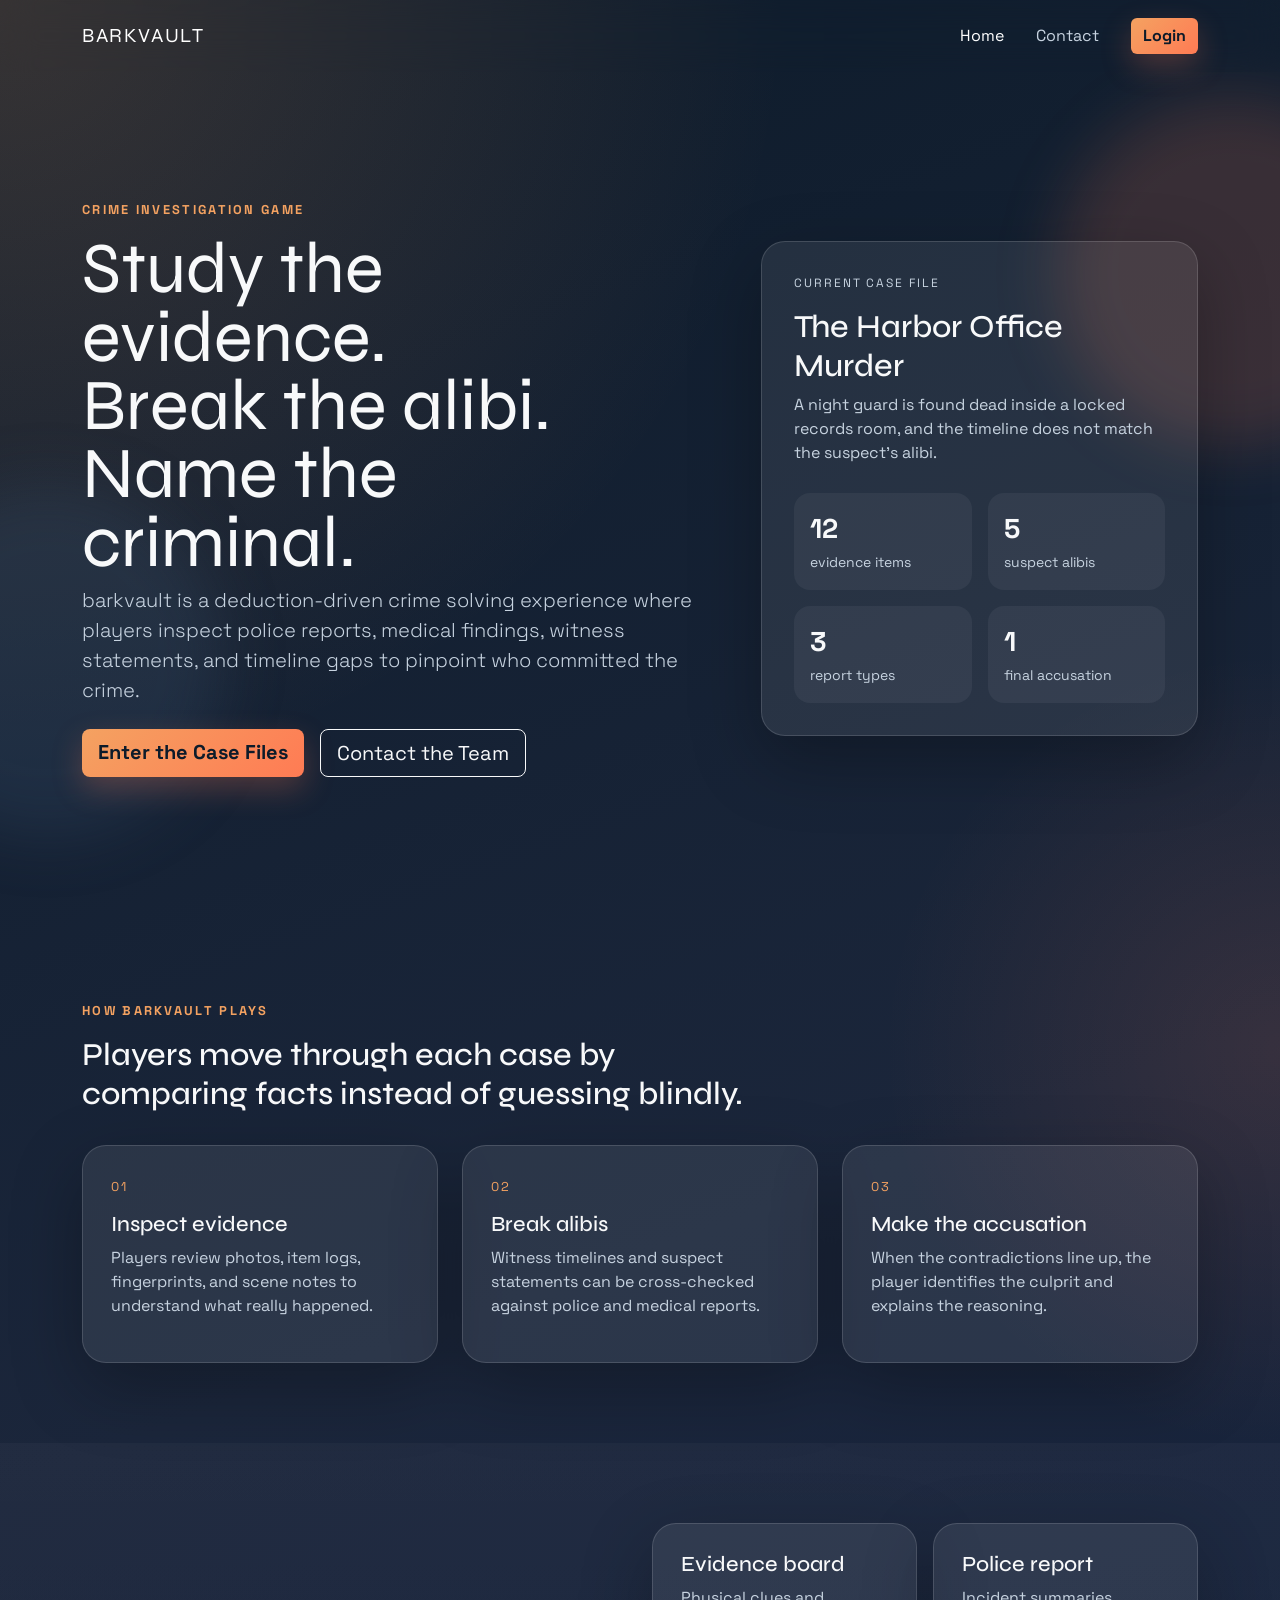
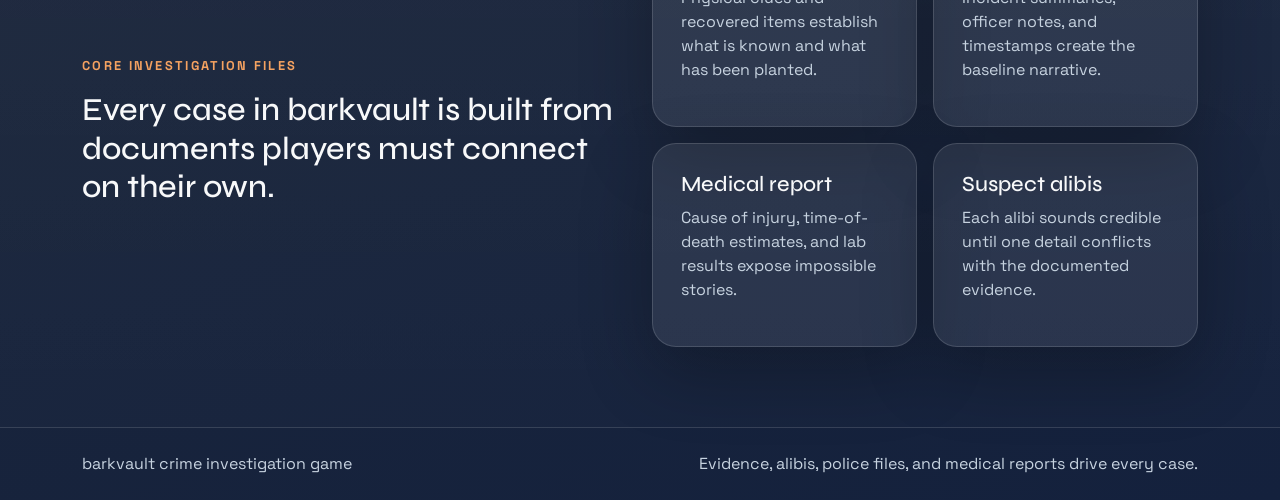
<file: index.html>
<!DOCTYPE html>
<html lang="en">
  <head>
    <meta charset="UTF-8" />
    <meta name="viewport" content="width=device-width, initial-scale=1.0" />
    <title>barkvault | Crime Investigation Game</title>
    <meta
      name="description"
      content="barkvault is a crime investigation game where players review evidence, alibis, and official reports to identify the criminal."
    />
    <link rel="preconnect" href="https://fonts.googleapis.com" />
    <link rel="preconnect" href="https://fonts.gstatic.com" crossorigin />
    <link
      href="https://fonts.googleapis.com/css2?family=Space+Grotesk:wght@400;500;700&family=Syne:wght@500;700;800&display=swap"
      rel="stylesheet"
    />
    <link
      href="https://cdn.jsdelivr.net/npm/bootstrap@5.3.3/dist/css/bootstrap.min.css"
      rel="stylesheet"
      integrity="sha384-QWTKZyjpPEjISv5WaRU9OFeRpok6YctnYmDr5pNlyT2bRjXh0JMhjY6hW+ALEwIH"
      crossorigin="anonymous"
    />
    <link rel="icon" type="image/jpeg" href="images/iconbarkvault.jpg" />
    <link rel="stylesheet" href="css/styles.css" />
  </head>
  <body>
    <div class="site-shell">
      <nav class="navbar navbar-expand-lg navbar-dark py-3">
        <div class="container">
          <a class="navbar-brand brand-mark" href="index.html">
            <span>barkvault</span>
          </a>
          <button
            class="navbar-toggler"
            type="button"
            data-bs-toggle="collapse"
            data-bs-target="#mainNav"
            aria-controls="mainNav"
            aria-expanded="false"
            aria-label="Toggle navigation"
          >
            <span class="navbar-toggler-icon"></span>
          </button>
          <div class="collapse navbar-collapse" id="mainNav">
            <ul class="navbar-nav ms-auto align-items-lg-center gap-lg-3">
              <li class="nav-item"><a class="nav-link active" href="index.html">Home</a></li>
              <li class="nav-item"><a class="nav-link" href="contact.html">Contact</a></li>
              <li class="nav-item">
                <button class="btn btn-signal ms-lg-2" type="button" data-bs-toggle="modal" data-bs-target="#loginModal">
                  Login
                </button>
              </li>
            </ul>
          </div>
        </div>
      </nav>

      <header class="hero-section">
        <div class="container py-5">
          <div class="row align-items-center g-5 py-lg-5">
            <div class="col-lg-7">
              <p class="eyebrow">Crime investigation game</p>
              <h1 class="display-2 hero-title">Study the evidence. Break the alibi. Name the criminal.</h1>
              <p class="lead hero-copy">
                barkvault is a deduction-driven crime solving experience where players inspect police reports,
                medical findings, witness statements, and timeline gaps to pinpoint who committed the crime.
              </p>
              <div class="d-flex flex-column flex-sm-row gap-3 mt-4">
                <a class="btn btn-signal btn-lg" href="#highlights">Enter the Case Files</a>
                <a class="btn btn-outline-light btn-lg" href="contact.html">Contact the Team</a>
              </div>
            </div>
            <div class="col-lg-5">
              <div class="hero-card reveal-up">
                <p class="hero-card-label">Current case file</p>
                <h2 data-case-title>Loading case...</h2>
                <p data-case-summary>
                  Pulling the active investigation from the case model.
                </p>
                <div class="stat-grid">
                  <div>
                    <span data-case-evidence-count>0</span>
                    <small>evidence items</small>
                  </div>
                  <div>
                    <span data-case-suspect-count>0</span>
                    <small>suspect alibis</small>
                  </div>
                  <div>
                    <span data-case-report-count>0</span>
                    <small>report types</small>
                  </div>
                  <div>
                    <span data-case-accusation-count>0</span>
                    <small>final accusation</small>
                  </div>
                </div>
              </div>
            </div>
          </div>
        </div>
      </header>

      <main>
        <section id="highlights" class="section-space">
          <div class="container">
            <div class="section-heading reveal-up">
              <p class="eyebrow">How barkvault plays</p>
              <h2>Players move through each case by comparing facts instead of guessing blindly.</h2>
            </div>
            <div class="row g-4 mt-1">
              <div class="col-md-4 reveal-up">
                <article class="feature-card h-100">
                  <span class="feature-index">01</span>
                  <h3>Inspect evidence</h3>
                  <p>Players review photos, item logs, fingerprints, and scene notes to understand what really happened.</p>
                </article>
              </div>
              <div class="col-md-4 reveal-up">
                <article class="feature-card h-100">
                  <span class="feature-index">02</span>
                  <h3>Break alibis</h3>
                  <p>Witness timelines and suspect statements can be cross-checked against police and medical reports.</p>
                </article>
              </div>
              <div class="col-md-4 reveal-up">
                <article class="feature-card h-100">
                  <span class="feature-index">03</span>
                  <h3>Make the accusation</h3>
                  <p>When the contradictions line up, the player identifies the culprit and explains the reasoning.</p>
                </article>
              </div>
            </div>
          </div>
        </section>

        <section class="section-space alt-panel">
          <div class="container">
            <div class="row g-4 align-items-center">
              <div class="col-lg-6 reveal-up">
                <p class="eyebrow">Core investigation files</p>
                <h2 class="section-title">Every case in barkvault is built from documents players must connect on their own.</h2>
              </div>
              <div class="col-lg-6">
                <div class="row g-3">
                  <div class="col-sm-6 reveal-up">
                    <div class="mini-panel">
                      <h3>Evidence board</h3>
                      <p>Physical clues and recovered items establish what is known and what has been planted.</p>
                    </div>
                  </div>
                  <div class="col-sm-6 reveal-up">
                    <div class="mini-panel">
                      <h3>Police report</h3>
                      <p>Incident summaries, officer notes, and timestamps create the baseline narrative.</p>
                    </div>
                  </div>
                  <div class="col-sm-6 reveal-up">
                    <div class="mini-panel">
                      <h3>Medical report</h3>
                      <p>Cause of injury, time-of-death estimates, and lab results expose impossible stories.</p>
                    </div>
                  </div>
                  <div class="col-sm-6 reveal-up">
                    <div class="mini-panel">
                      <h3>Suspect alibis</h3>
                      <p>Each alibi sounds credible until one detail conflicts with the documented evidence.</p>
                    </div>
                  </div>
                </div>
              </div>
            </div>
          </div>
        </section>
      </main>

      <footer class="site-footer py-4">
        <div class="container d-flex flex-column flex-md-row justify-content-between gap-2">
          <p class="mb-0">barkvault crime investigation game</p>
          <p class="mb-0">Evidence, alibis, police files, and medical reports drive every case.</p>
        </div>
      </footer>
    </div>

    <div class="modal fade" id="loginModal" tabindex="-1" aria-labelledby="loginModalLabel" aria-hidden="true">
      <div class="modal-dialog modal-dialog-centered">
        <div class="modal-content modal-theme">
          <div class="modal-header border-0 pb-0">
            <div>
              <img class="login-modal-icon" src="images/iconbarkvault.jpg" alt="barkvault icon" />
              <p class="eyebrow mb-2">Secure access</p>
              <h2 class="modal-title fs-3" id="loginModalLabel">Enter barkvault</h2>
            </div>
            <button type="button" class="btn-close btn-close-white" data-bs-dismiss="modal" aria-label="Close"></button>
          </div>
          <div class="modal-body pt-2">
            <p class="page-copy mb-4">Sign in to access case files, saved deductions, and suspect boards.</p>
            <form class="needs-validation" novalidate data-form-type="login">
              <div class="row g-3">
                <div class="col-12">
                  <label class="form-label" for="login-username">Username</label>
                  <input class="form-control" id="login-username" type="text" placeholder="Detective handle" required />
                  <div class="invalid-feedback">Please enter your username.</div>
                </div>
                <div class="col-12">
                  <label class="form-label" for="login-password">Password</label>
                  <input class="form-control" id="login-password" type="password" placeholder="Password" required />
                  <div class="invalid-feedback">Please enter your password.</div>
                </div>
                <div class="col-12 d-flex flex-column gap-3">
                  <button class="btn btn-signal btn-lg" type="submit">Login</button>
                  <span class="form-note" data-form-status aria-live="polite"></span>
                </div>
              </div>
            </form>
          </div>
        </div>
      </div>
    </div>

    <script
      src="https://cdn.jsdelivr.net/npm/bootstrap@5.3.3/dist/js/bootstrap.bundle.min.js"
      integrity="sha384-YvpcrYf0tY3lHB60NNkmXc5s9fDVZLESaAA55NDzOxhy9GkcIdslK1eN7N6jIeHz"
      crossorigin="anonymous"
    ></script>
    <script src="js/main.js"></script>
  </body>
</html>
</file>
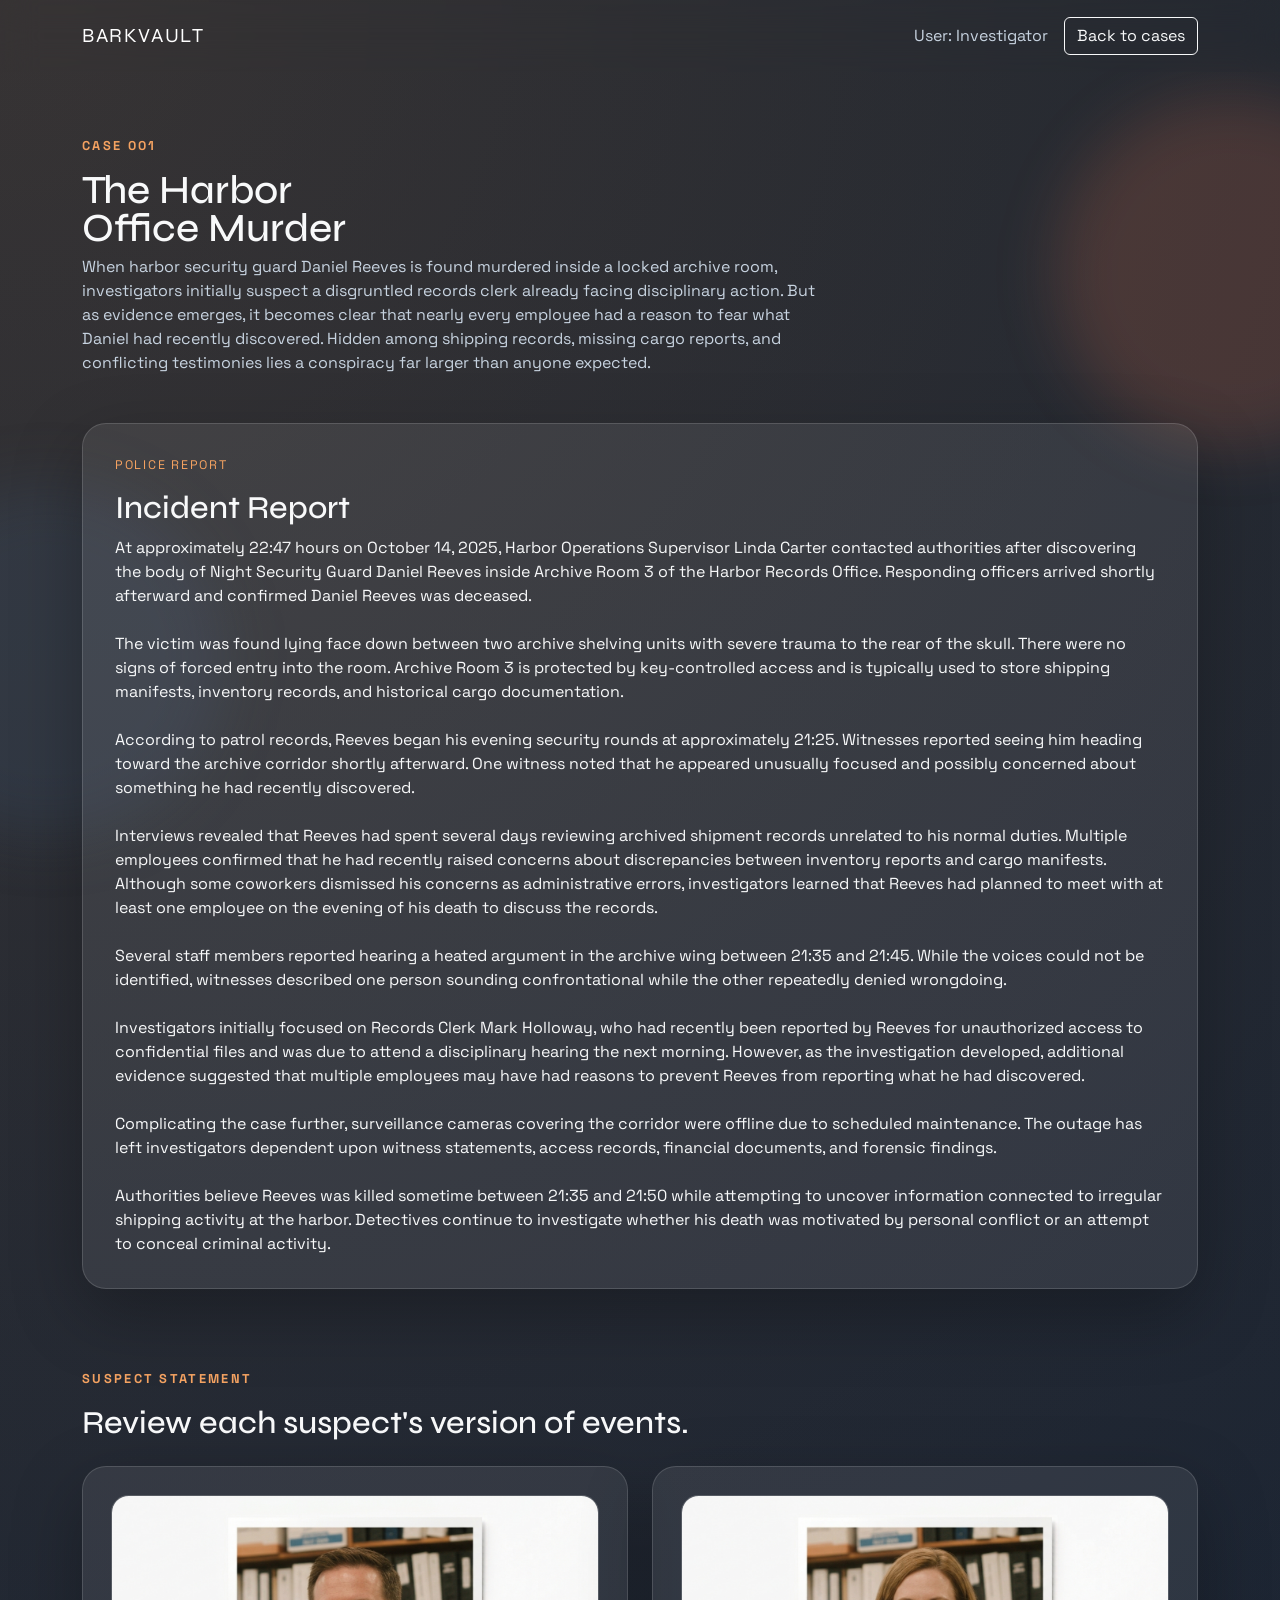
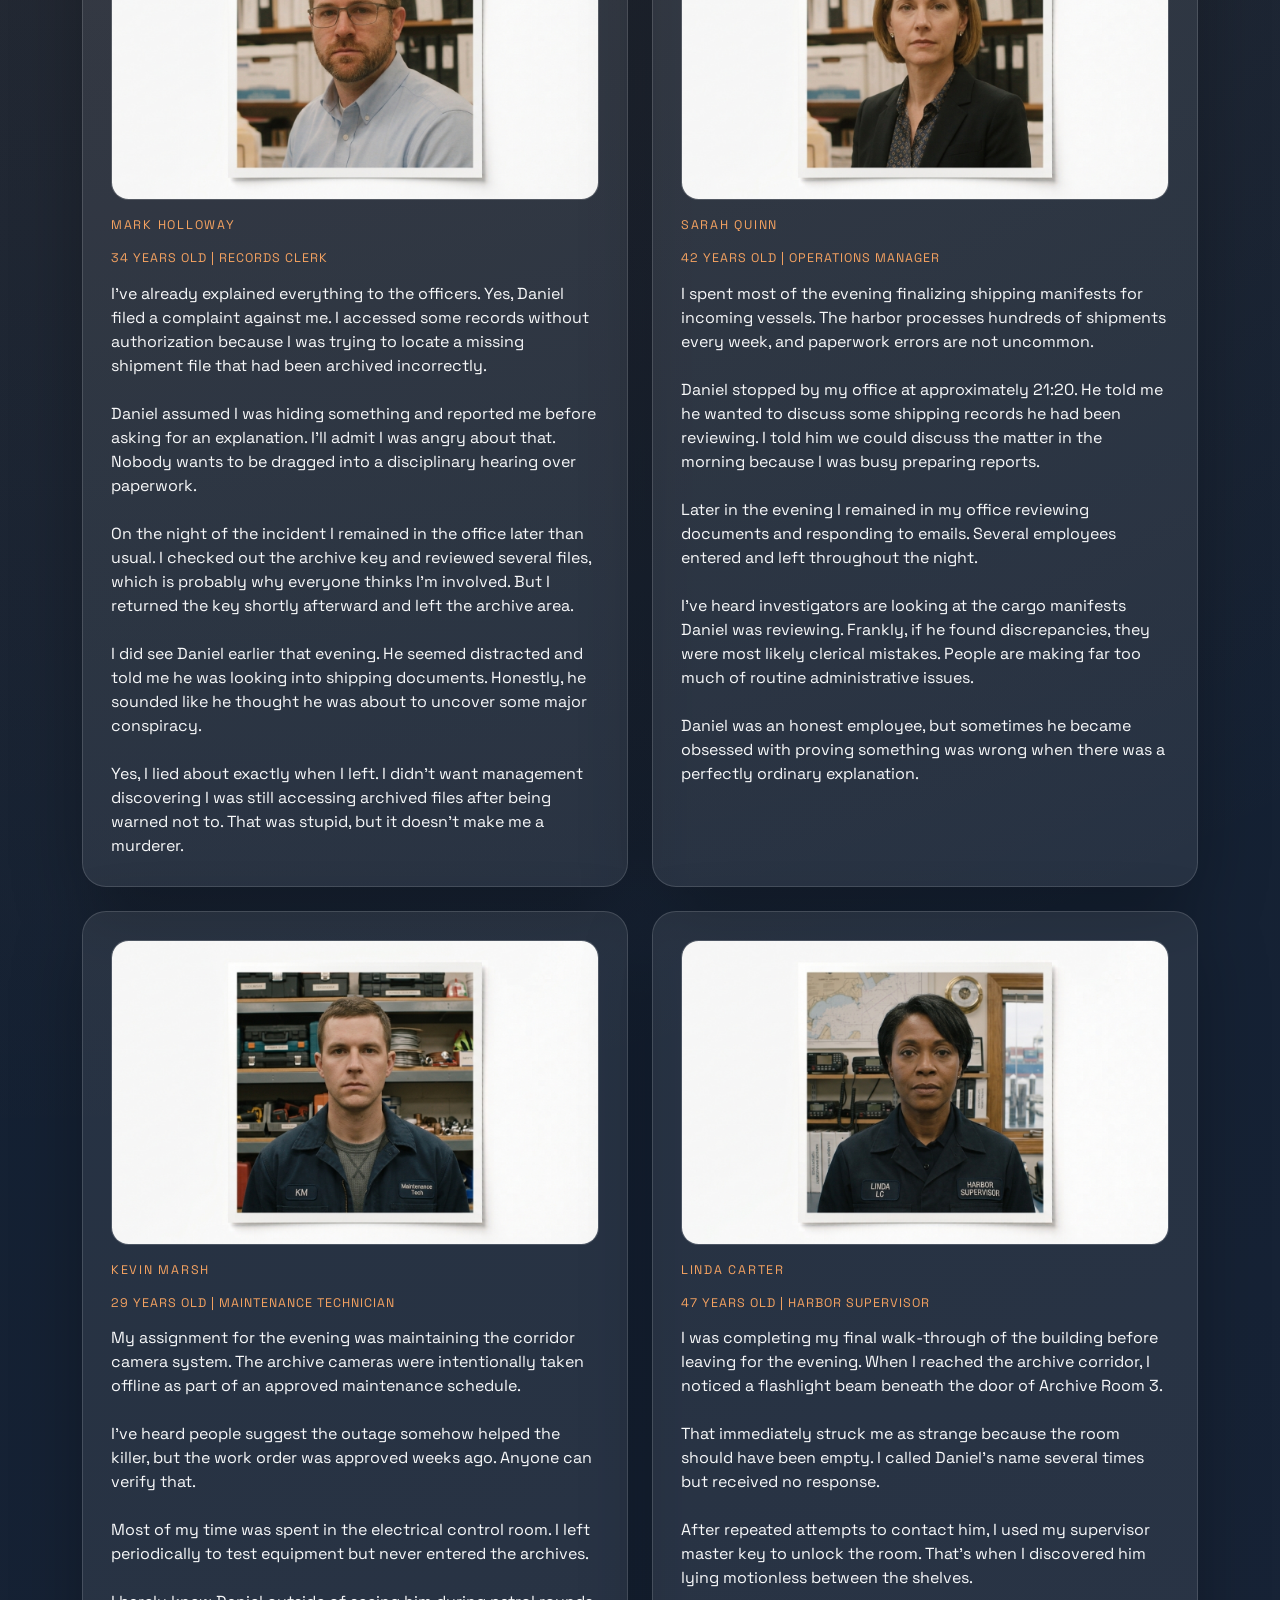
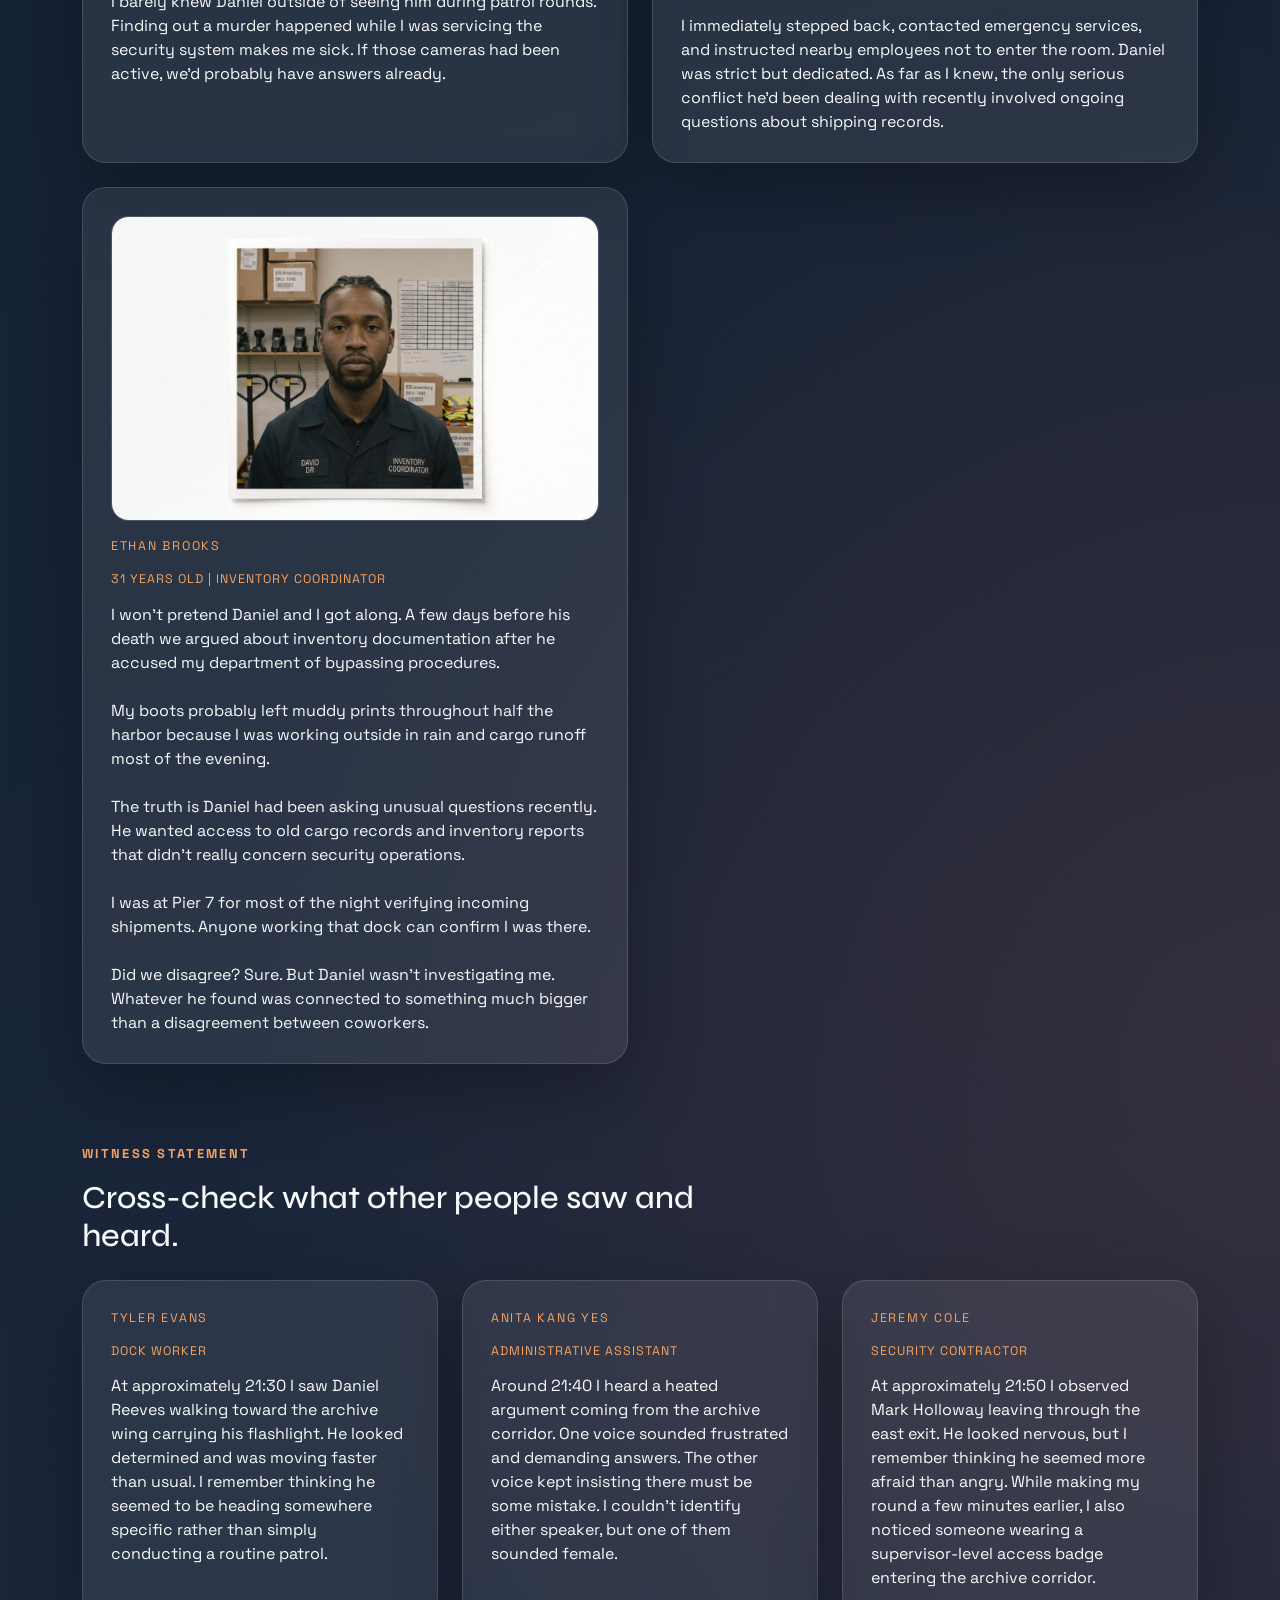
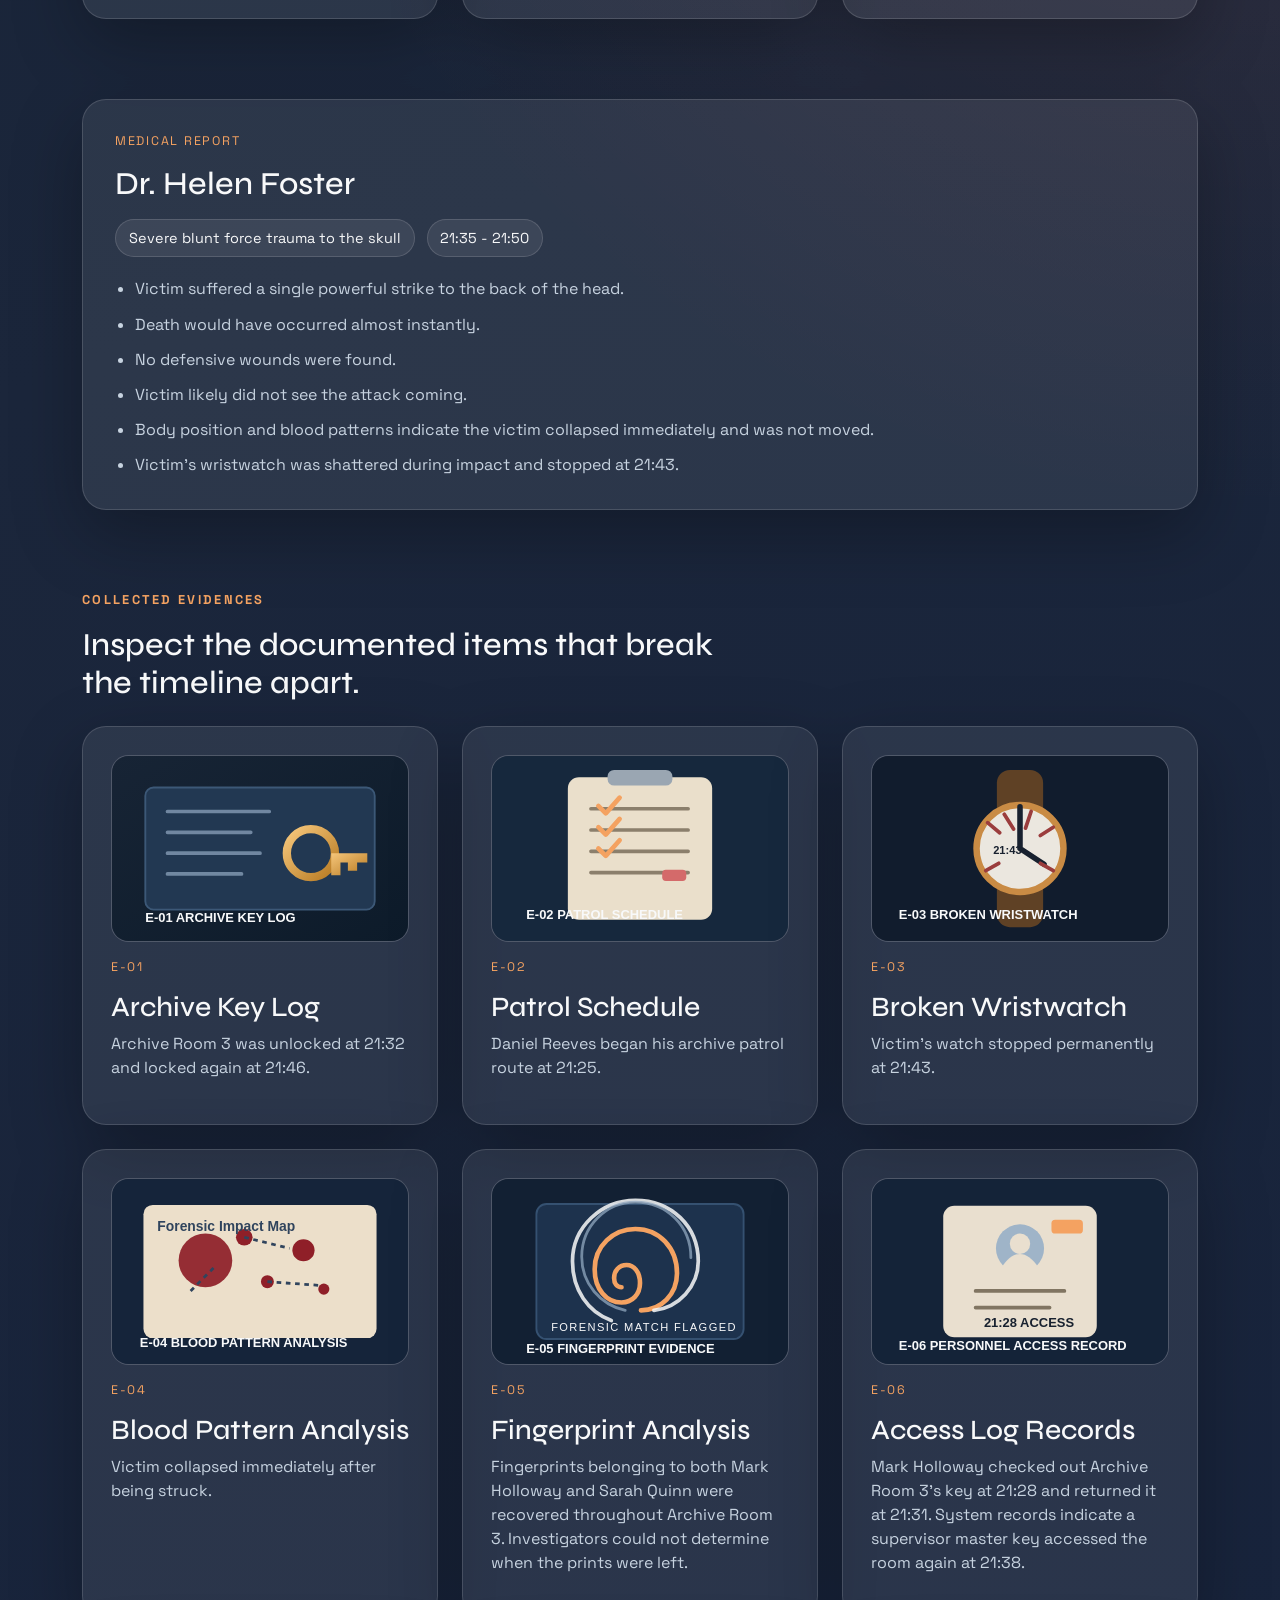
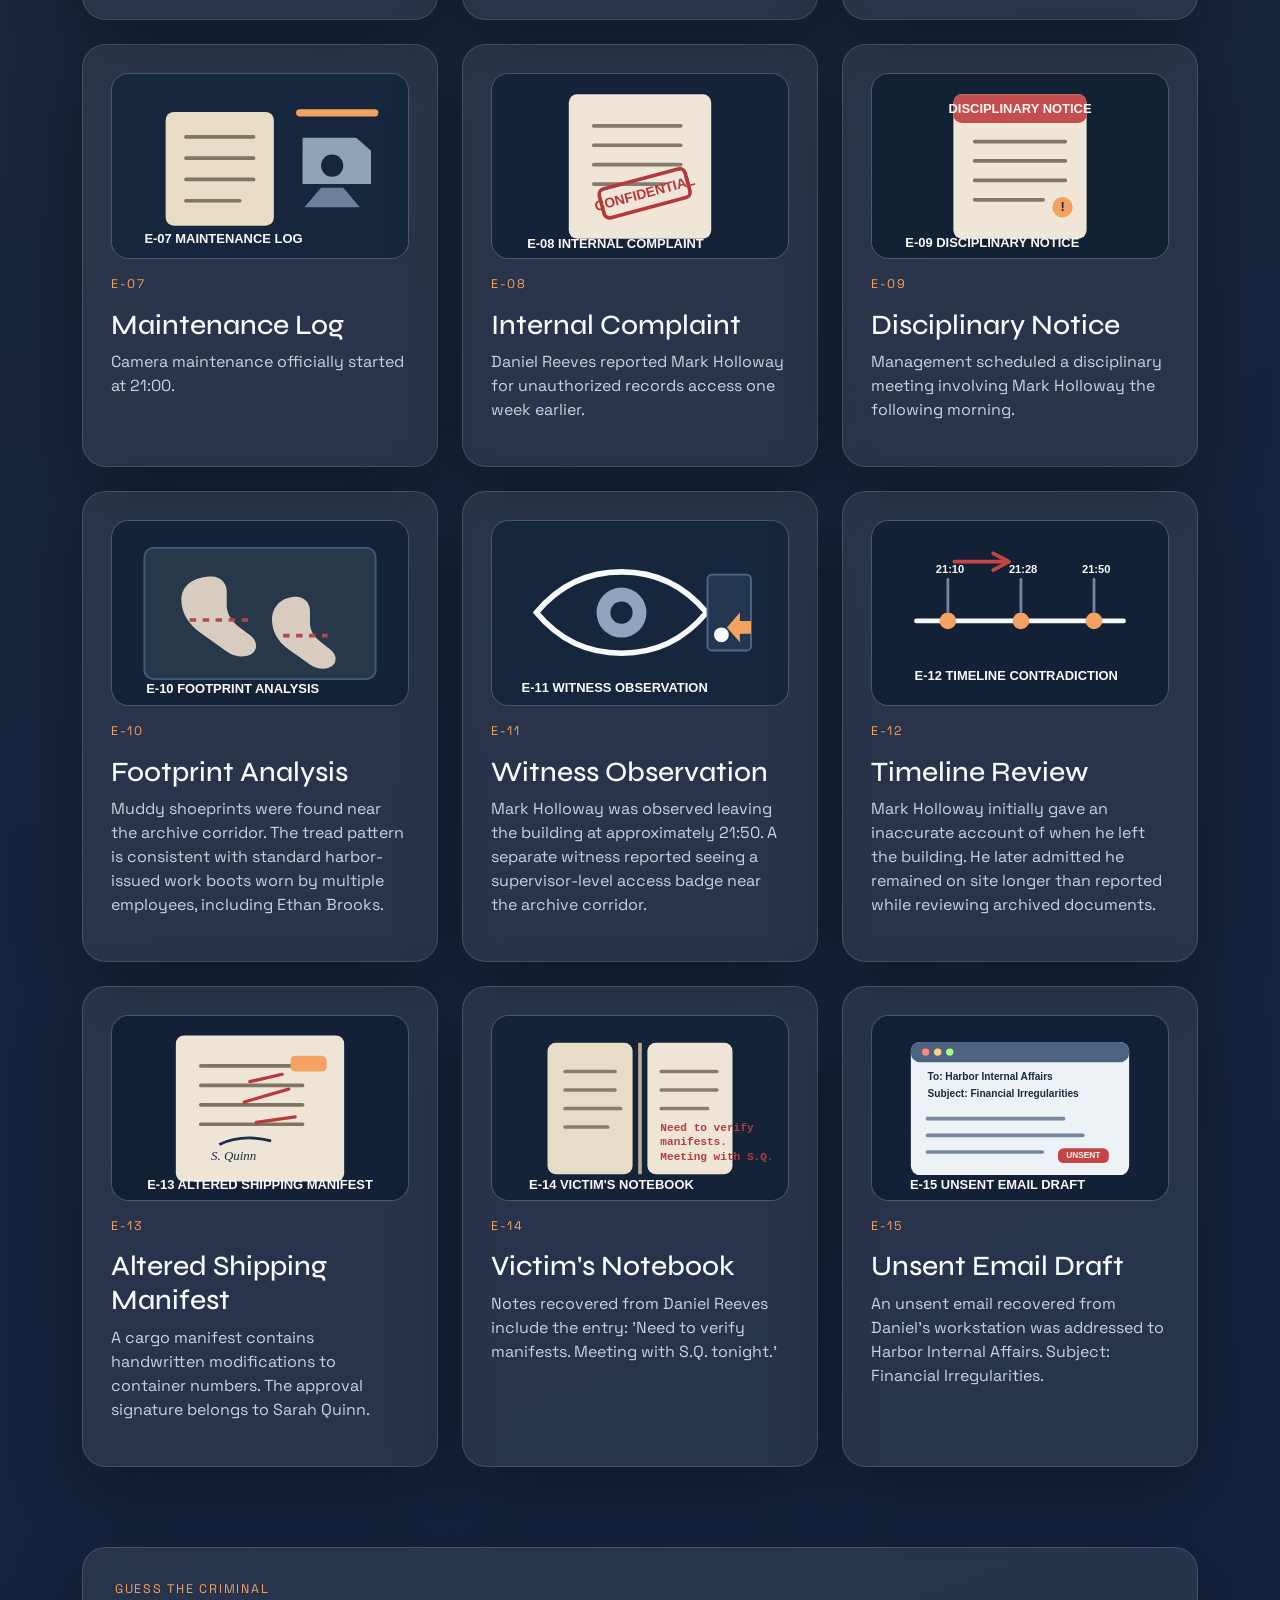
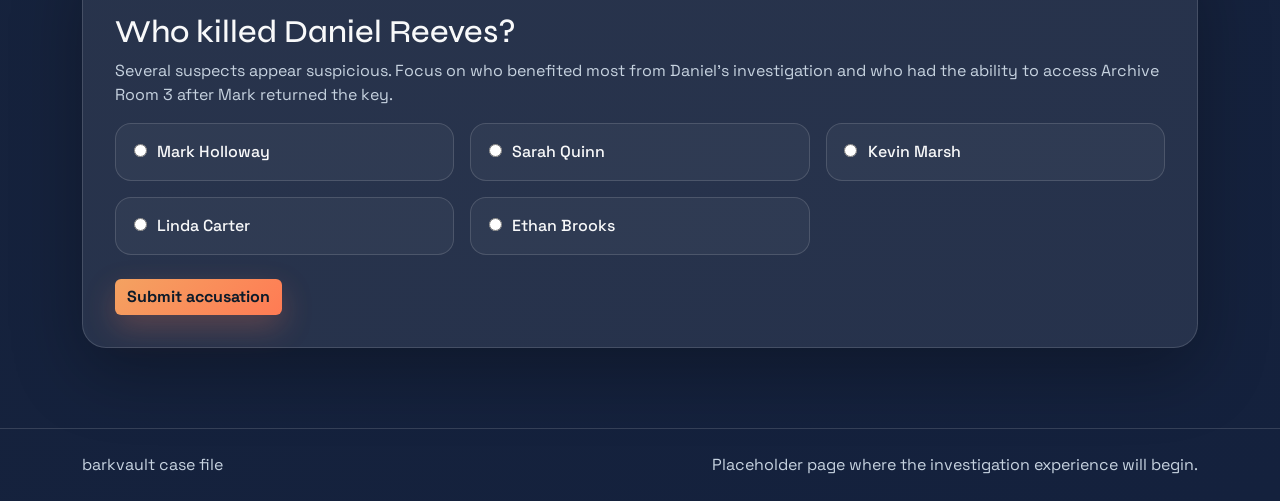
<file: case.html>
<!DOCTYPE html>
<html lang="en">
  <head>
    <meta charset="UTF-8" />
    <meta name="viewport" content="width=device-width, initial-scale=1.0" />
    <title>barkvault | Case File</title>
    <link rel="preconnect" href="https://fonts.googleapis.com" />
    <link rel="preconnect" href="https://fonts.gstatic.com" crossorigin />
    <link
      href="https://fonts.googleapis.com/css2?family=Space+Grotesk:wght@400;500;700&family=Syne:wght@500;700;800&display=swap"
      rel="stylesheet"
    />
    <link
      href="https://cdn.jsdelivr.net/npm/bootstrap@5.3.3/dist/css/bootstrap.min.css"
      rel="stylesheet"
      integrity="sha384-QWTKZyjpPEjISv5WaRU9OFeRpok6YctnYmDr5pNlyT2bRjXh0JMhjY6hW+ALEwIH"
      crossorigin="anonymous"
    />
    <link rel="icon" type="image/jpeg" href="images/iconbarkvault.jpg" />
    <link rel="stylesheet" href="css/styles.css" />
  </head>
  <body>
    <div class="site-shell">
      <nav class="navbar navbar-expand-lg navbar-dark py-3">
        <div class="container">
          <a class="navbar-brand brand-mark" href="landing.html">
            <span>barkvault</span>
          </a>
          <div class="ms-auto d-flex align-items-center gap-3">
            <span class="nav-link mb-0" data-current-user-nav>User: Investigator</span>
            <a class="btn btn-outline-light" href="landing.html">Back to cases</a>
          </div>
        </div>
      </nav>

      <main>
        <section class="page-hero section-space-sm">
          <div class="container">
            <div class="row g-4 align-items-end">
              <div class="col-lg-8 reveal-up is-visible">
                <p class="eyebrow" data-selected-case-id>Case file</p>
                <h1 class="page-title" data-selected-case-title>Loading case...</h1>
                <p class="page-copy" data-selected-case-summary>
                  Pulling the selected investigation from the case model.
                </p>
              </div>
            </div>
          </div>
        </section>

        <section class="section-space pt-0">
          <div class="container">
            <div class="row g-4">
              <div class="col-12 reveal-up is-visible">
                <article class="case-card case-section-card">
                  <p class="case-label">Police report</p>
                  <h2 data-police-report-title>Loading report...</h2>
                  <div class="case-prose" data-police-report-content>
                    Reading the incident report from the case file.
                  </div>
                </article>
              </div>
            </div>
          </div>
        </section>

        <section class="section-space pt-0">
          <div class="container">
            <div class="section-heading reveal-up is-visible mb-4">
              <p class="eyebrow">Suspect statement</p>
              <h2>Review each suspect's version of events.</h2>
            </div>
            <div class="row g-4" data-suspect-statements>
              <div class="col-12 reveal-up is-visible">
                <article class="case-card case-section-card">
                  <h3>Loading suspect statements...</h3>
                </article>
              </div>
            </div>
          </div>
        </section>

        <section class="section-space pt-0">
          <div class="container">
            <div class="section-heading reveal-up is-visible mb-4">
              <p class="eyebrow">Witness statement</p>
              <h2>Cross-check what other people saw and heard.</h2>
            </div>
            <div class="row g-4" data-witness-statements>
              <div class="col-12 reveal-up is-visible">
                <article class="case-card case-section-card">
                  <h3>Loading witness statements...</h3>
                </article>
              </div>
            </div>
          </div>
        </section>

        <section class="section-space pt-0">
          <div class="container">
            <div class="row g-4">
              <div class="col-12 reveal-up is-visible">
                <article class="case-card case-section-card">
                  <p class="case-label">Medical report</p>
                  <h2 data-medical-report-examiner>Loading medical report...</h2>
                  <div class="case-card-meta">
                    <span class="case-chip" data-medical-cause>Cause of death unavailable</span>
                    <span class="case-chip" data-medical-time>Time of death unavailable</span>
                  </div>
                  <ul class="case-list" data-medical-details>
                    <li>Loading forensic details...</li>
                  </ul>
                </article>
              </div>
            </div>
          </div>
        </section>

        <section class="section-space pt-0">
          <div class="container">
            <div class="section-heading reveal-up is-visible mb-4">
              <p class="eyebrow">Collected evidences</p>
              <h2>Inspect the documented items that break the timeline apart.</h2>
            </div>
            <div class="row g-4" data-evidence-list>
              <div class="col-12 reveal-up is-visible">
                <article class="case-card case-section-card">
                  <h3>Loading evidence catalog...</h3>
                </article>
              </div>
            </div>
          </div>
        </section>

        <section class="section-space pt-0">
          <div class="container">
            <div class="row g-4">
              <div class="col-12 reveal-up is-visible">
                <article class="case-card case-section-card">
                  <p class="case-label">Guess the criminal</p>
                  <h2 data-guess-question>Loading accusation prompt...</h2>
                  <p class="page-copy" data-guess-hint>Preparing hint...</p>
                  <form class="guess-form" data-guess-form>
                    <div class="row g-3" data-guess-options>
                      <div class="col-12">
                        <p class="mb-0">Loading suspect options...</p>
                      </div>
                    </div>
                    <div class="d-flex flex-column flex-sm-row gap-3 mt-4 align-items-sm-center">
                      <button class="btn btn-signal" type="submit">Submit accusation</button>
                      <span class="form-note" data-guess-status aria-live="polite"></span>
                    </div>
                  </form>
                </article>
              </div>
            </div>
          </div>
        </section>
      </main>

      <footer class="site-footer py-4">
        <div class="container d-flex flex-column flex-md-row justify-content-between gap-2">
          <p class="mb-0">barkvault case file</p>
          <p class="mb-0">Placeholder page where the investigation experience will begin.</p>
        </div>
      </footer>
    </div>

    <div class="modal fade" id="guessResultModal" tabindex="-1" aria-labelledby="guessResultModalLabel" aria-hidden="true">
      <div class="modal-dialog modal-dialog-centered modal-lg">
        <div class="modal-content modal-theme">
          <div class="modal-header border-0 pb-0">
            <div>
              <p class="eyebrow mb-2">Case result</p>
              <h2 class="modal-title fs-3" id="guessResultModalLabel" data-guess-modal-title>Accusation result</h2>
            </div>
            <button type="button" class="btn-close btn-close-white" data-bs-dismiss="modal" aria-label="Close"></button>
          </div>
          <div class="modal-body pt-2">
            <div class="case-prose page-copy mb-4" data-guess-modal-message>
              Reviewing the accusation against the case file.
            </div>
            <div class="guess-reward-card d-none" data-guess-reward>
              <p class="case-label mb-2">Next case access code</p>
              <div class="guess-reward-code" data-guess-reward-code>LOCKED</div>
              <p class="form-note mb-0 mt-3" data-guess-reward-copy>
                Save this code. It will be used to unlock the next case.
              </p>
            </div>
          </div>
        </div>
      </div>
    </div>

    <script
      src="https://cdn.jsdelivr.net/npm/bootstrap@5.3.3/dist/js/bootstrap.bundle.min.js"
      integrity="sha384-YvpcrYf0tY3lHB60NNkmXc5s9fDVZLESaAA55NDzOxhy9GkcIdslK1eN7N6jIeHz"
      crossorigin="anonymous"
    ></script>
    <script src="js/main.js"></script>
  </body>
</html>
</file>
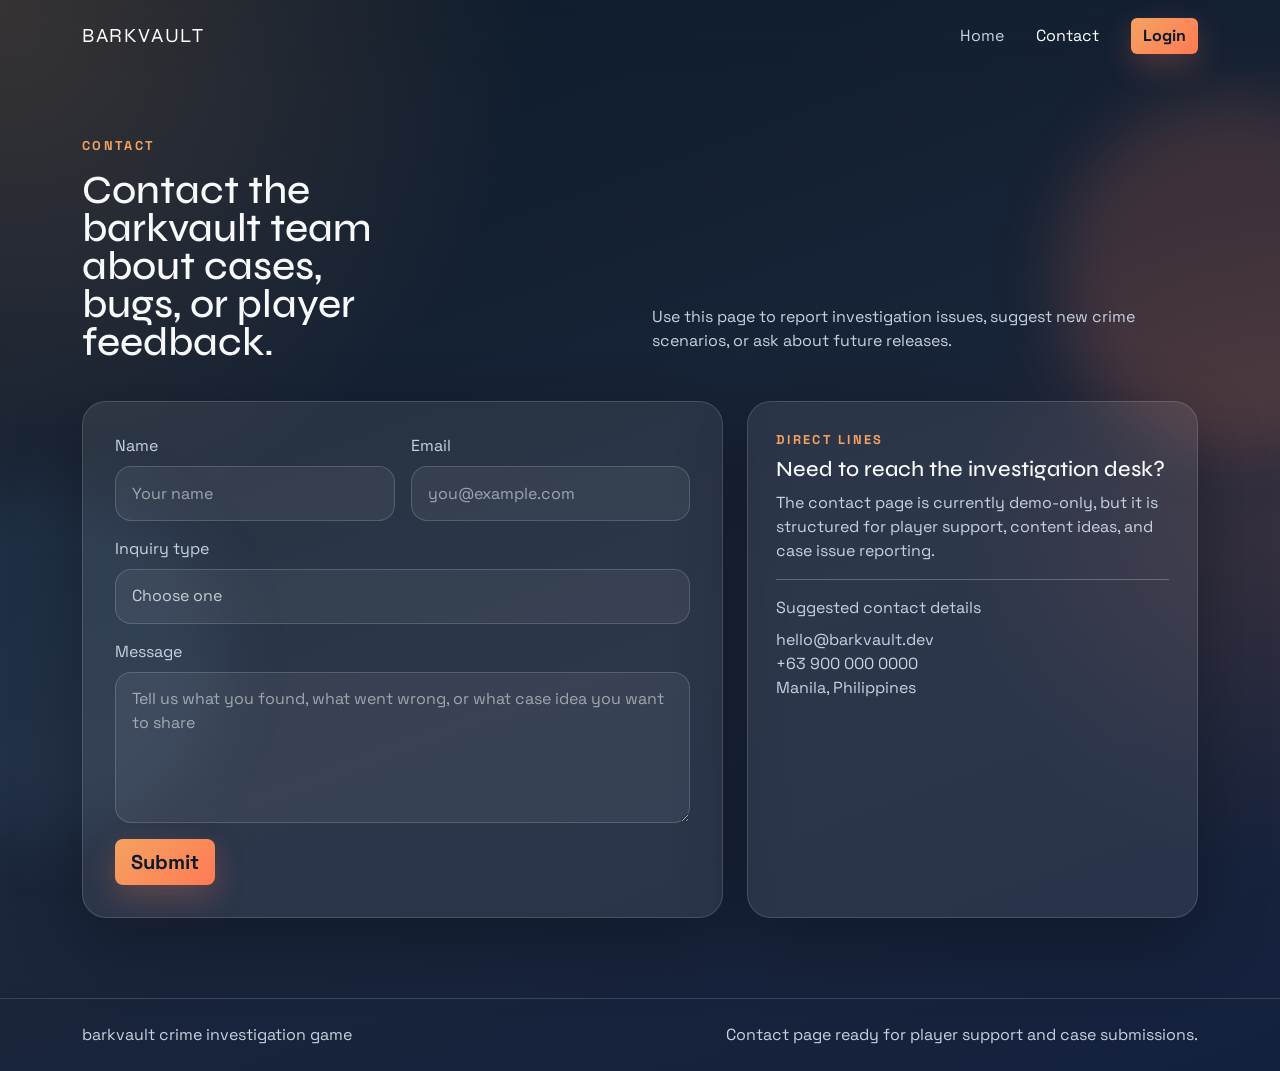
<file: contact.html>
<!DOCTYPE html>
<html lang="en">
  <head>
    <meta charset="UTF-8" />
    <meta name="viewport" content="width=device-width, initial-scale=1.0" />
    <title>Contact | barkvault</title>
    <link rel="preconnect" href="https://fonts.googleapis.com" />
    <link rel="preconnect" href="https://fonts.gstatic.com" crossorigin />
    <link
      href="https://fonts.googleapis.com/css2?family=Space+Grotesk:wght@400;500;700&family=Syne:wght@500;700;800&display=swap"
      rel="stylesheet"
    />
    <link
      href="https://cdn.jsdelivr.net/npm/bootstrap@5.3.3/dist/css/bootstrap.min.css"
      rel="stylesheet"
      integrity="sha384-QWTKZyjpPEjISv5WaRU9OFeRpok6YctnYmDr5pNlyT2bRjXh0JMhjY6hW+ALEwIH"
      crossorigin="anonymous"
    />
    <link rel="icon" type="image/jpeg" href="images/iconbarkvault.jpg" />
    <link rel="stylesheet" href="css/styles.css" />
  </head>
  <body>
    <div class="site-shell">
      <nav class="navbar navbar-expand-lg navbar-dark py-3">
        <div class="container">
          <a class="navbar-brand brand-mark" href="index.html">
            <span>barkvault</span>
          </a>
          <button
            class="navbar-toggler"
            type="button"
            data-bs-toggle="collapse"
            data-bs-target="#mainNav"
            aria-controls="mainNav"
            aria-expanded="false"
            aria-label="Toggle navigation"
          >
            <span class="navbar-toggler-icon"></span>
          </button>
          <div class="collapse navbar-collapse" id="mainNav">
            <ul class="navbar-nav ms-auto align-items-lg-center gap-lg-3">
              <li class="nav-item"><a class="nav-link" href="index.html">Home</a></li>
              <li class="nav-item"><a class="nav-link active" href="contact.html">Contact</a></li>
              <li class="nav-item">
                <button class="btn btn-signal ms-lg-2" type="button" data-bs-toggle="modal" data-bs-target="#loginModal">
                  Login
                </button>
              </li>
            </ul>
          </div>
        </div>
      </nav>

      <main>
        <section class="page-hero section-space-sm">
          <div class="container">
            <div class="row g-4 align-items-end">
              <div class="col-lg-6 reveal-up">
                <p class="eyebrow">Contact</p>
                <h1 class="page-title">Contact the barkvault team about cases, bugs, or player feedback.</h1>
              </div>
              <div class="col-lg-6 reveal-up">
                <p class="page-copy">
                  Use this page to report investigation issues, suggest new crime scenarios, or ask about future releases.
                </p>
              </div>
            </div>
          </div>
        </section>

        <section id="contact-form" class="section-space pt-0">
          <div class="container">
            <div class="row g-4">
              <div class="col-lg-7 reveal-up">
                <form class="contact-card needs-validation" novalidate data-success-message="Message captured for the demo. Connect this form to a backend or form service for real submissions.">
                  <div class="row g-3">
                    <div class="col-md-6">
                      <label class="form-label" for="name">Name</label>
                      <input class="form-control" id="name" type="text" placeholder="Your name" required />
                      <div class="invalid-feedback">Please enter your name.</div>
                    </div>
                    <div class="col-md-6">
                      <label class="form-label" for="email">Email</label>
                      <input class="form-control" id="email" type="email" placeholder="you@example.com" required />
                      <div class="invalid-feedback">Please enter a valid email.</div>
                    </div>
                    <div class="col-12">
                      <label class="form-label" for="project">Inquiry type</label>
                      <select class="form-select" id="project" required>
                        <option selected disabled value="">Choose one</option>
                        <option>Gameplay feedback</option>
                        <option>Bug report</option>
                        <option>New case idea</option>
                        <option>Partnership inquiry</option>
                      </select>
                      <div class="invalid-feedback">Please choose an inquiry type.</div>
                    </div>
                    <div class="col-12">
                      <label class="form-label" for="message">Message</label>
                      <textarea
                        class="form-control"
                        id="message"
                        rows="5"
                        placeholder="Tell us what you found, what went wrong, or what case idea you want to share"
                        required
                      ></textarea>
                      <div class="invalid-feedback">Please add a short message.</div>
                    </div>
                    <div class="col-12 d-flex flex-column flex-sm-row align-items-sm-center gap-3">
                      <button class="btn btn-signal btn-lg" type="submit">Submit</button>
                      <span class="form-note" data-form-status aria-live="polite"></span>
                    </div>
                  </div>
                </form>
              </div>
              <div class="col-lg-5 reveal-up">
                <div class="contact-side-panel h-100">
                  <p class="eyebrow mb-2">Direct lines</p>
                  <h2>Need to reach the investigation desk?</h2>
                  <p>
                    The contact page is currently demo-only, but it is structured for player support, content ideas, and case issue reporting.
                  </p>
                  <hr />
                  <p class="mb-2">Suggested contact details</p>
                  <ul class="contact-list list-unstyled mb-0">
                    <li>hello@barkvault.dev</li>
                    <li>+63 900 000 0000</li>
                    <li>Manila, Philippines</li>
                  </ul>
                </div>
              </div>
            </div>
          </div>
        </section>
      </main>

      <footer class="site-footer py-4">
        <div class="container d-flex flex-column flex-md-row justify-content-between gap-2">
          <p class="mb-0">barkvault crime investigation game</p>
          <p class="mb-0">Contact page ready for player support and case submissions.</p>
        </div>
      </footer>
    </div>

    <div class="modal fade" id="loginModal" tabindex="-1" aria-labelledby="loginModalLabel" aria-hidden="true">
      <div class="modal-dialog modal-dialog-centered">
        <div class="modal-content modal-theme">
          <div class="modal-header border-0 pb-0">
            <div>
              <img class="login-modal-icon" src="images/iconbarkvault.jpg" alt="barkvault icon" />
              <p class="eyebrow mb-2">Secure access</p>
              <h2 class="modal-title fs-3" id="loginModalLabel">Enter barkvault</h2>
            </div>
            <button type="button" class="btn-close btn-close-white" data-bs-dismiss="modal" aria-label="Close"></button>
          </div>
          <div class="modal-body pt-2">
            <p class="page-copy mb-4">Sign in to access case files, saved deductions, and suspect boards.</p>
            <form class="needs-validation" novalidate data-form-type="login">
              <div class="row g-3">
                <div class="col-12">
                  <label class="form-label" for="contact-login-username">Username</label>
                  <input class="form-control" id="contact-login-username" type="text" placeholder="Detective handle" required />
                  <div class="invalid-feedback">Please enter your username.</div>
                </div>
                <div class="col-12">
                  <label class="form-label" for="contact-login-password">Password</label>
                  <input class="form-control" id="contact-login-password" type="password" placeholder="Password" required />
                  <div class="invalid-feedback">Please enter your password.</div>
                </div>
                <div class="col-12 d-flex flex-column gap-3">
                  <button class="btn btn-signal btn-lg" type="submit">Login</button>
                  <span class="form-note" data-form-status aria-live="polite"></span>
                </div>
              </div>
            </form>
          </div>
        </div>
      </div>
    </div>

    <script
      src="https://cdn.jsdelivr.net/npm/bootstrap@5.3.3/dist/js/bootstrap.bundle.min.js"
      integrity="sha384-YvpcrYf0tY3lHB60NNkmXc5s9fDVZLESaAA55NDzOxhy9GkcIdslK1eN7N6jIeHz"
      crossorigin="anonymous"
    ></script>
    <script src="js/main.js"></script>
  </body>
</html>
</file>
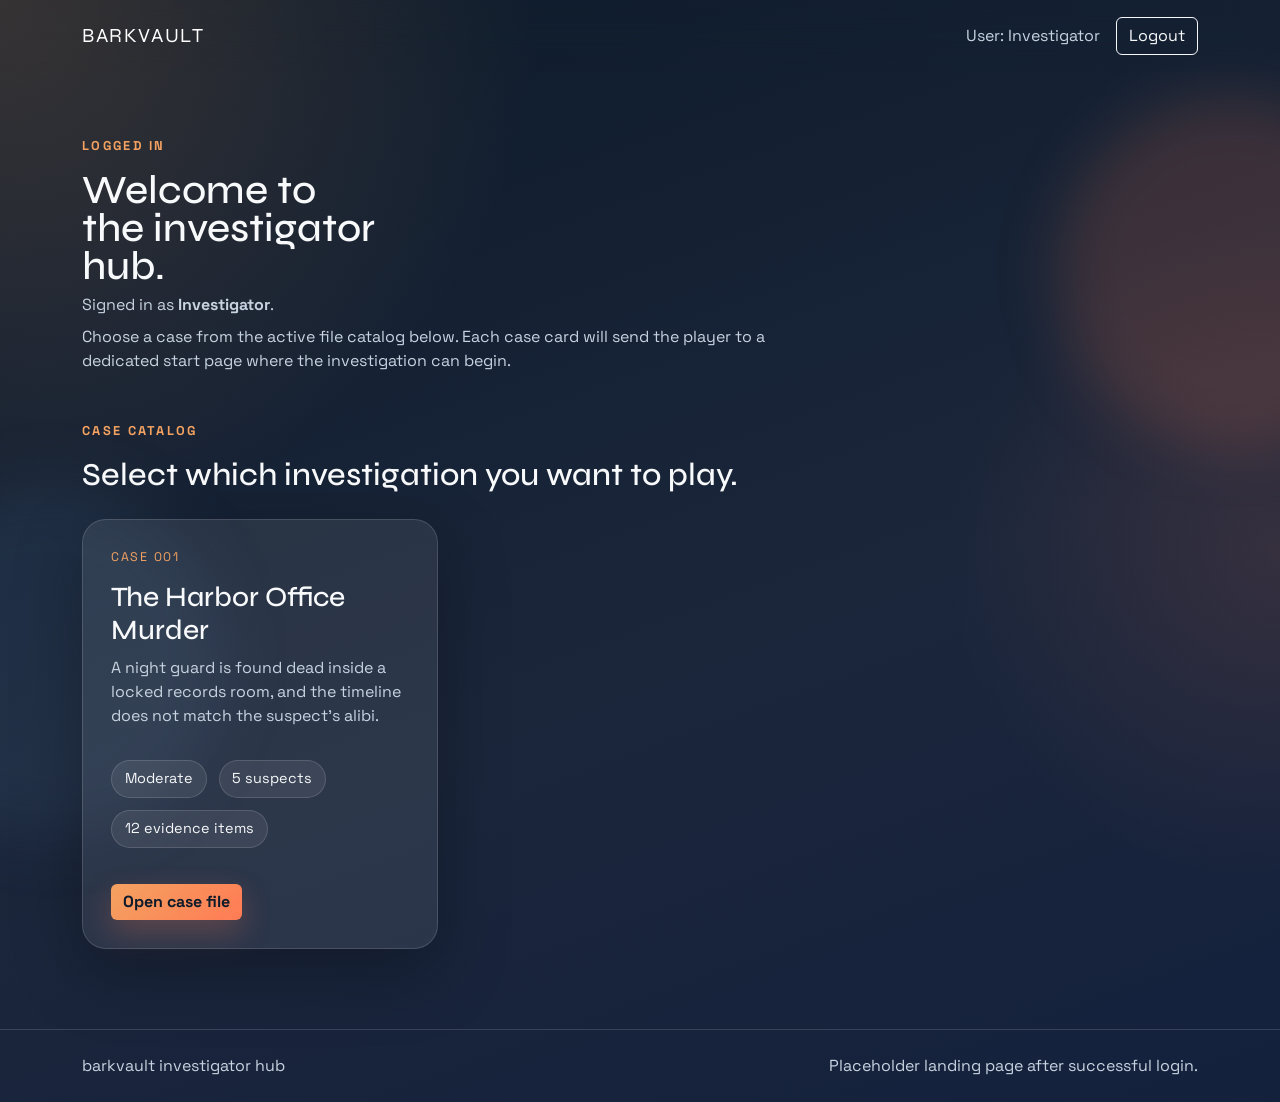
<file: landing.html>
<!DOCTYPE html>
<html lang="en">
  <head>
    <meta charset="UTF-8" />
    <meta name="viewport" content="width=device-width, initial-scale=1.0" />
    <title>barkvault | Investigator Hub</title>
    <link rel="preconnect" href="https://fonts.googleapis.com" />
    <link rel="preconnect" href="https://fonts.gstatic.com" crossorigin />
    <link
      href="https://fonts.googleapis.com/css2?family=Space+Grotesk:wght@400;500;700&family=Syne:wght@500;700;800&display=swap"
      rel="stylesheet"
    />
    <link
      href="https://cdn.jsdelivr.net/npm/bootstrap@5.3.3/dist/css/bootstrap.min.css"
      rel="stylesheet"
      integrity="sha384-QWTKZyjpPEjISv5WaRU9OFeRpok6YctnYmDr5pNlyT2bRjXh0JMhjY6hW+ALEwIH"
      crossorigin="anonymous"
    />
    <link rel="icon" type="image/jpeg" href="images/iconbarkvault.jpg" />
    <link rel="stylesheet" href="css/styles.css" />
  </head>
  <body>
    <div class="site-shell">
      <nav class="navbar navbar-expand-lg navbar-dark py-3">
        <div class="container">
          <a class="navbar-brand brand-mark" href="index.html">
            <span>barkvault</span>
          </a>
          <div class="ms-auto d-flex align-items-center gap-3">
            <span class="nav-link mb-0" data-current-user-nav>User: Investigator</span>
            <a class="btn btn-outline-light" href="index.html">Logout</a>
          </div>
        </div>
      </nav>

      <main>
        <section class="page-hero section-space-sm">
          <div class="container">
            <div class="row g-4 align-items-end">
              <div class="col-lg-8 reveal-up is-visible">
                <p class="eyebrow">Logged in</p>
                <h1 class="page-title">Welcome to the investigator hub.</h1>
                <p class="page-copy mb-2">Signed in as <strong data-current-user-name>Investigator</strong>.</p>
                <p class="page-copy">
                  Choose a case from the active file catalog below. Each case card will send the player to a
                  dedicated start page where the investigation can begin.
                </p>
              </div>
            </div>
          </div>
        </section>

        <section class="section-space pt-0">
          <div class="container">
            <div class="section-heading reveal-up is-visible mb-4">
              <p class="eyebrow">Case catalog</p>
              <h2>Select which investigation you want to play.</h2>
            </div>
            <div class="row g-4" data-case-catalog>
              <div class="col-12 reveal-up is-visible">
                <article class="case-card h-100">
                  <h3>Loading case catalog...</h3>
                  <p>Reading the available case files from the model.</p>
                </article>
              </div>
            </div>
          </div>
        </section>
      </main>

      <footer class="site-footer py-4">
        <div class="container d-flex flex-column flex-md-row justify-content-between gap-2">
          <p class="mb-0">barkvault investigator hub</p>
          <p class="mb-0">Placeholder landing page after successful login.</p>
        </div>
      </footer>
    </div>

    <script
      src="https://cdn.jsdelivr.net/npm/bootstrap@5.3.3/dist/js/bootstrap.bundle.min.js"
      integrity="sha384-YvpcrYf0tY3lHB60NNkmXc5s9fDVZLESaAA55NDzOxhy9GkcIdslK1eN7N6jIeHz"
      crossorigin="anonymous"
    ></script>
    <script src="js/main.js"></script>
  </body>
</html>
</file>
<file: css/styles.css>
:root {
  --bg-deep: #0d1b2a;
  --bg-mid: #1b263b;
  --bg-soft: #415a77;
  --surface: rgba(255, 255, 255, 0.08);
  --surface-strong: rgba(255, 255, 255, 0.12);
  --text-main: #f8f9fa;
  --text-muted: #c7d3e0;
  --accent: #f4a261;
  --accent-strong: #ff7b54;
  --line: rgba(255, 255, 255, 0.14);
  --shadow: 0 24px 70px rgba(0, 0, 0, 0.28);
}

body {
  margin: 0;
  font-family: "Space Grotesk", sans-serif;
  color: var(--text-main);
  background:
    radial-gradient(circle at top left, rgba(244, 162, 97, 0.18), transparent 32%),
    radial-gradient(circle at right center, rgba(255, 123, 84, 0.12), transparent 24%),
    linear-gradient(160deg, var(--bg-deep), var(--bg-mid) 58%, #14213d 100%);
  min-height: 100vh;
}

h1,
h2,
h3,
h4,
h5,
h6,
.brand-mark {
  font-family: "Syne", sans-serif;
}

a {
  color: inherit;
}

.site-shell {
  position: relative;
  overflow: hidden;
}

.site-shell::before,
.site-shell::after {
  content: "";
  position: fixed;
  inset: auto;
  width: 22rem;
  height: 22rem;
  border-radius: 999px;
  filter: blur(30px);
  pointer-events: none;
  z-index: 0;
}

.site-shell::before {
  top: 6rem;
  right: -8rem;
  background: rgba(255, 123, 84, 0.16);
}

.site-shell::after {
  bottom: 4rem;
  left: -8rem;
  background: rgba(65, 90, 119, 0.24);
}

.navbar,
.hero-section,
main,
.site-footer {
  position: relative;
  z-index: 1;
}

.navbar {
  backdrop-filter: blur(18px);
}

.brand-mark {
  display: inline-flex;
  align-items: center;
  letter-spacing: 0.08em;
  text-transform: uppercase;
}

.login-modal-icon {
  display: block;
  width: 3.5rem;
  height: 3.5rem;
  object-fit: contain;
  border-radius: 1rem;
  margin: 0 auto 1rem;
  border: 1px solid rgba(255, 255, 255, 0.18);
  box-shadow: 0 16px 40px rgba(0, 0, 0, 0.3);
}

.nav-link {
  color: var(--text-muted);
}

.nav-link:hover,
.nav-link.active {
  color: var(--text-main);
}

.btn-signal {
  background: linear-gradient(135deg, var(--accent), var(--accent-strong));
  border: 0;
  color: #0d1b2a;
  font-weight: 700;
  box-shadow: 0 12px 30px rgba(255, 123, 84, 0.25);
}

.btn-signal:hover,
.btn-signal:focus {
  color: #0d1b2a;
  transform: translateY(-1px);
}

.hero-section {
  padding: 2rem 0 3rem;
}

.hero-title,
.page-title {
  line-height: 0.95;
  max-width: 12ch;
}

.hero-copy,
.page-copy,
p {
  color: var(--text-muted);
}

.eyebrow {
  color: var(--accent);
  text-transform: uppercase;
  letter-spacing: 0.18em;
  font-size: 0.8rem;
  font-weight: 700;
  margin-bottom: 1rem;
}

.hero-card,
.feature-card,
.mini-panel,
.timeline-panel,
.contact-card,
.contact-side-panel,
.case-card,
.modal-theme {
  background: var(--surface);
  border: 1px solid var(--line);
  border-radius: 1.5rem;
  box-shadow: var(--shadow);
}

.hero-card {
  padding: 2rem;
}

.hero-card-label {
  text-transform: uppercase;
  letter-spacing: 0.16em;
  font-size: 0.75rem;
}

.stat-grid {
  display: grid;
  grid-template-columns: repeat(2, minmax(0, 1fr));
  gap: 1rem;
  margin-top: 1.75rem;
}

.stat-grid div {
  padding: 1rem;
  border-radius: 1rem;
  background: rgba(255, 255, 255, 0.05);
}

.stat-grid span {
  display: block;
  font-size: 1.7rem;
  font-weight: 700;
  color: var(--text-main);
}

.stat-grid small {
  color: var(--text-muted);
}

.section-space {
  padding: 5rem 0;
}

.section-space-sm {
  padding: 4rem 0 2rem;
}

.section-heading,
.section-title {
  max-width: 42rem;
}

.alt-panel {
  background: linear-gradient(180deg, rgba(255, 255, 255, 0.03), rgba(255, 255, 255, 0.01));
}

.feature-card,
.mini-panel,
.contact-side-panel,
.case-card {
  padding: 1.75rem;
}

.case-card {
  min-height: 100%;
}

.case-card-meta {
  display: flex;
  flex-wrap: wrap;
  gap: 0.75rem;
  margin: 1rem 0 1.25rem;
}

.case-chip {
  display: inline-flex;
  align-items: center;
  padding: 0.45rem 0.8rem;
  border-radius: 999px;
  background: rgba(255, 255, 255, 0.08);
  border: 1px solid var(--line);
  color: var(--text-main);
  font-size: 0.9rem;
}

.case-card-actions {
  margin-top: auto;
  padding-top: 1rem;
}

.case-section-card {
  padding: 2rem;
}

.case-prose,
.case-statement,
.case-evidence-description {
  white-space: pre-line;
}

.case-statement-card,
.evidence-card {
  height: 100%;
}

.case-media {
  width: 100%;
  aspect-ratio: 16 / 10;
  border-radius: 1.1rem;
  border: 1px solid var(--line);
  overflow: hidden;
  margin-bottom: 1rem;
  background: rgba(255, 255, 255, 0.04);
}

.case-media img {
  display: block;
  width: 100%;
  height: 100%;
  object-fit: cover;
}

.case-person-meta {
  color: var(--accent);
  text-transform: uppercase;
  letter-spacing: 0.08em;
  font-size: 0.78rem;
  margin-bottom: 0.85rem;
}

.case-list {
  margin: 1.25rem 0 0;
  padding-left: 1.25rem;
  color: var(--text-muted);
}

.case-list li + li {
  margin-top: 0.7rem;
}

.guess-option {
  display: block;
  height: 100%;
  padding: 1rem 1.1rem;
  border-radius: 1rem;
  border: 1px solid var(--line);
  background: rgba(255, 255, 255, 0.04);
  cursor: pointer;
  transition: border-color 0.2s ease, background 0.2s ease, transform 0.2s ease;
}

.guess-option:hover {
  border-color: rgba(244, 162, 97, 0.7);
  background: rgba(255, 255, 255, 0.08);
  transform: translateY(-1px);
}

.guess-option input {
  margin-right: 0.65rem;
}

.guess-option-text {
  color: var(--text-main);
  font-weight: 500;
}

.guess-reward-card {
  padding: 1.25rem;
  border-radius: 1.25rem;
  border: 1px solid var(--line);
  background: rgba(255, 255, 255, 0.05);
}

.guess-reward-code {
  font-family: "Syne", sans-serif;
  font-size: 1.5rem;
  letter-spacing: 0.18em;
  text-transform: uppercase;
  color: var(--accent);
  padding: 0.9rem 1rem;
  border-radius: 1rem;
  background: rgba(0, 0, 0, 0.22);
  border: 1px solid rgba(244, 162, 97, 0.35);
}

.case-label {
  color: var(--accent);
  text-transform: uppercase;
  letter-spacing: 0.14em;
  font-size: 0.78rem;
  margin-bottom: 0.9rem;
}

.feature-index {
  display: inline-flex;
  margin-bottom: 1rem;
  font-size: 0.8rem;
  letter-spacing: 0.12em;
  color: var(--accent);
}

.mini-panel h3,
.feature-card h3,
.timeline-step h3,
.contact-side-panel h2 {
  font-size: 1.35rem;
}

.timeline-panel {
  padding: 1.5rem;
}

.timeline-step {
  display: grid;
  grid-template-columns: auto 1fr;
  gap: 1rem;
  align-items: start;
}

.timeline-step + .timeline-step {
  margin-top: 1.25rem;
  padding-top: 1.25rem;
  border-top: 1px solid var(--line);
}

.timeline-step span {
  width: 2.5rem;
  height: 2.5rem;
  display: inline-flex;
  align-items: center;
  justify-content: center;
  border-radius: 999px;
  background: linear-gradient(135deg, var(--accent), var(--accent-strong));
  color: #0d1b2a;
  font-weight: 700;
}

.contact-card {
  padding: 2rem;
}

.modal-content.modal-theme {
  background-color: #172435;
  background: linear-gradient(180deg, rgba(13, 27, 42, 0.96), rgba(27, 38, 59, 0.96));
  backdrop-filter: blur(14px);
  color: var(--text-main);
}

.modal-content.modal-theme .modal-header,
.modal-content.modal-theme .modal-body {
  padding-left: 1.75rem;
  padding-right: 1.75rem;
}

.modal-content.modal-theme .modal-header {
  position: relative;
  justify-content: center;
  text-align: center;
  padding-top: 1.75rem;
}

.modal-content.modal-theme .modal-header > div {
  width: 100%;
}

.modal-content.modal-theme .modal-title,
.modal-content.modal-theme .form-label,
.modal-content.modal-theme .page-copy,
.modal-content.modal-theme .form-note {
  color: var(--text-main);
}

.modal-content.modal-theme .modal-title.guess-modal-success {
  color: #7ef7a4;
}

.modal-content.modal-theme .btn-close {
  filter: invert(1) grayscale(1);
  position: absolute;
  top: 1.25rem;
  right: 1.25rem;
}


.form-control,
.form-select {
  background: rgba(255, 255, 255, 0.06);
  border: 1px solid rgba(255, 255, 255, 0.16);
  color: var(--text-main);
  border-radius: 1rem;
  padding: 0.9rem 1rem;
}

.form-control:focus,
.form-select:focus {
  background: rgba(255, 255, 255, 0.1);
  color: var(--text-main);
  border-color: rgba(244, 162, 97, 0.7);
  box-shadow: 0 0 0 0.25rem rgba(244, 162, 97, 0.15);
}

.form-control::placeholder {
  color: rgba(248, 249, 250, 0.55);
}

.form-select {
  color: rgba(248, 249, 250, 0.75);
}

.form-select option {
  color: #0d1b2a;
}

.form-label,
.form-note,
.contact-list li,
.site-footer p {
  color: var(--text-muted);
}

.site-footer {
  border-top: 1px solid var(--line);
}

.reveal-up {
  opacity: 0;
  transform: translateY(24px);
  transition: opacity 0.7s ease, transform 0.7s ease;
}

.reveal-up.is-visible {
  opacity: 1;
  transform: translateY(0);
}

@media (max-width: 991.98px) {
  .hero-title,
  .page-title {
    max-width: none;
  }
}

@media (max-width: 767.98px) {
  .section-space {
    padding: 4rem 0;
  }

  .hero-card,
  .feature-card,
  .mini-panel,
  .timeline-panel,
  .contact-card,
  .contact-side-panel {
    border-radius: 1.25rem;
  }
}
</file>
